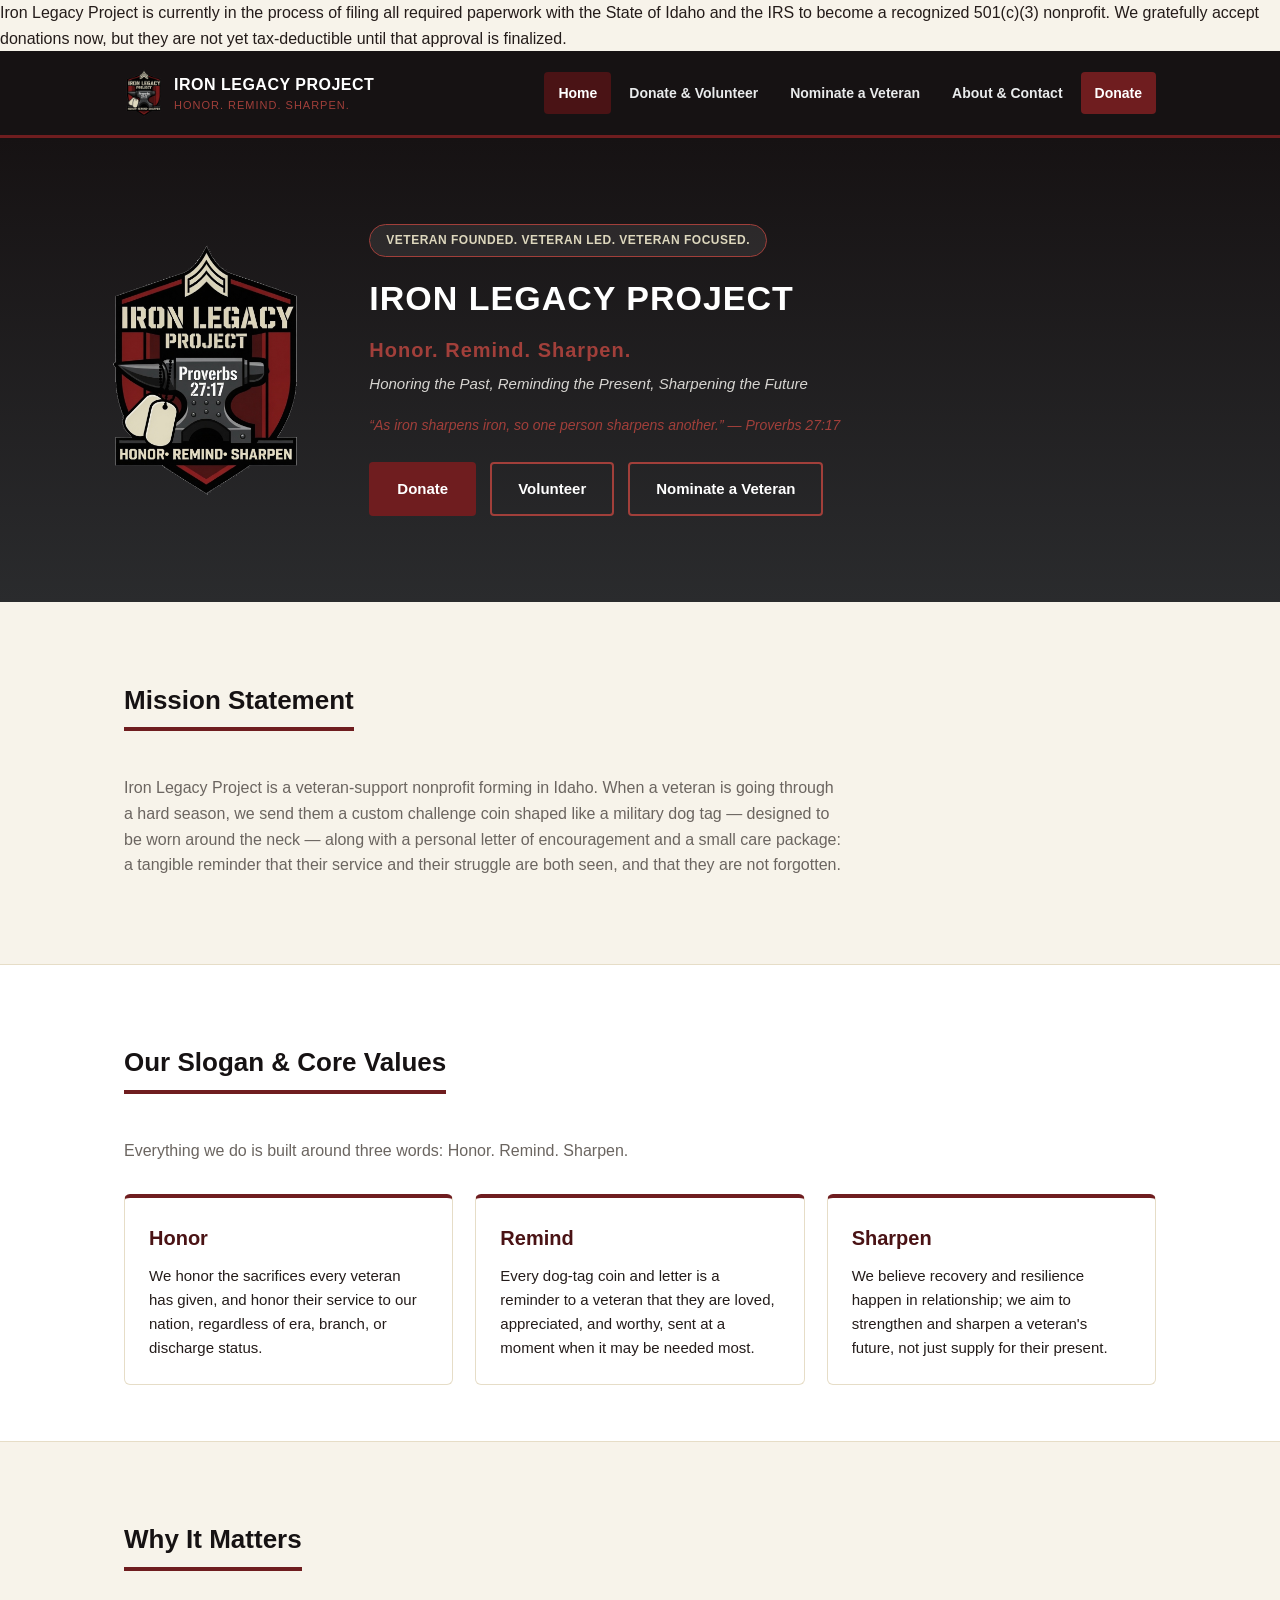
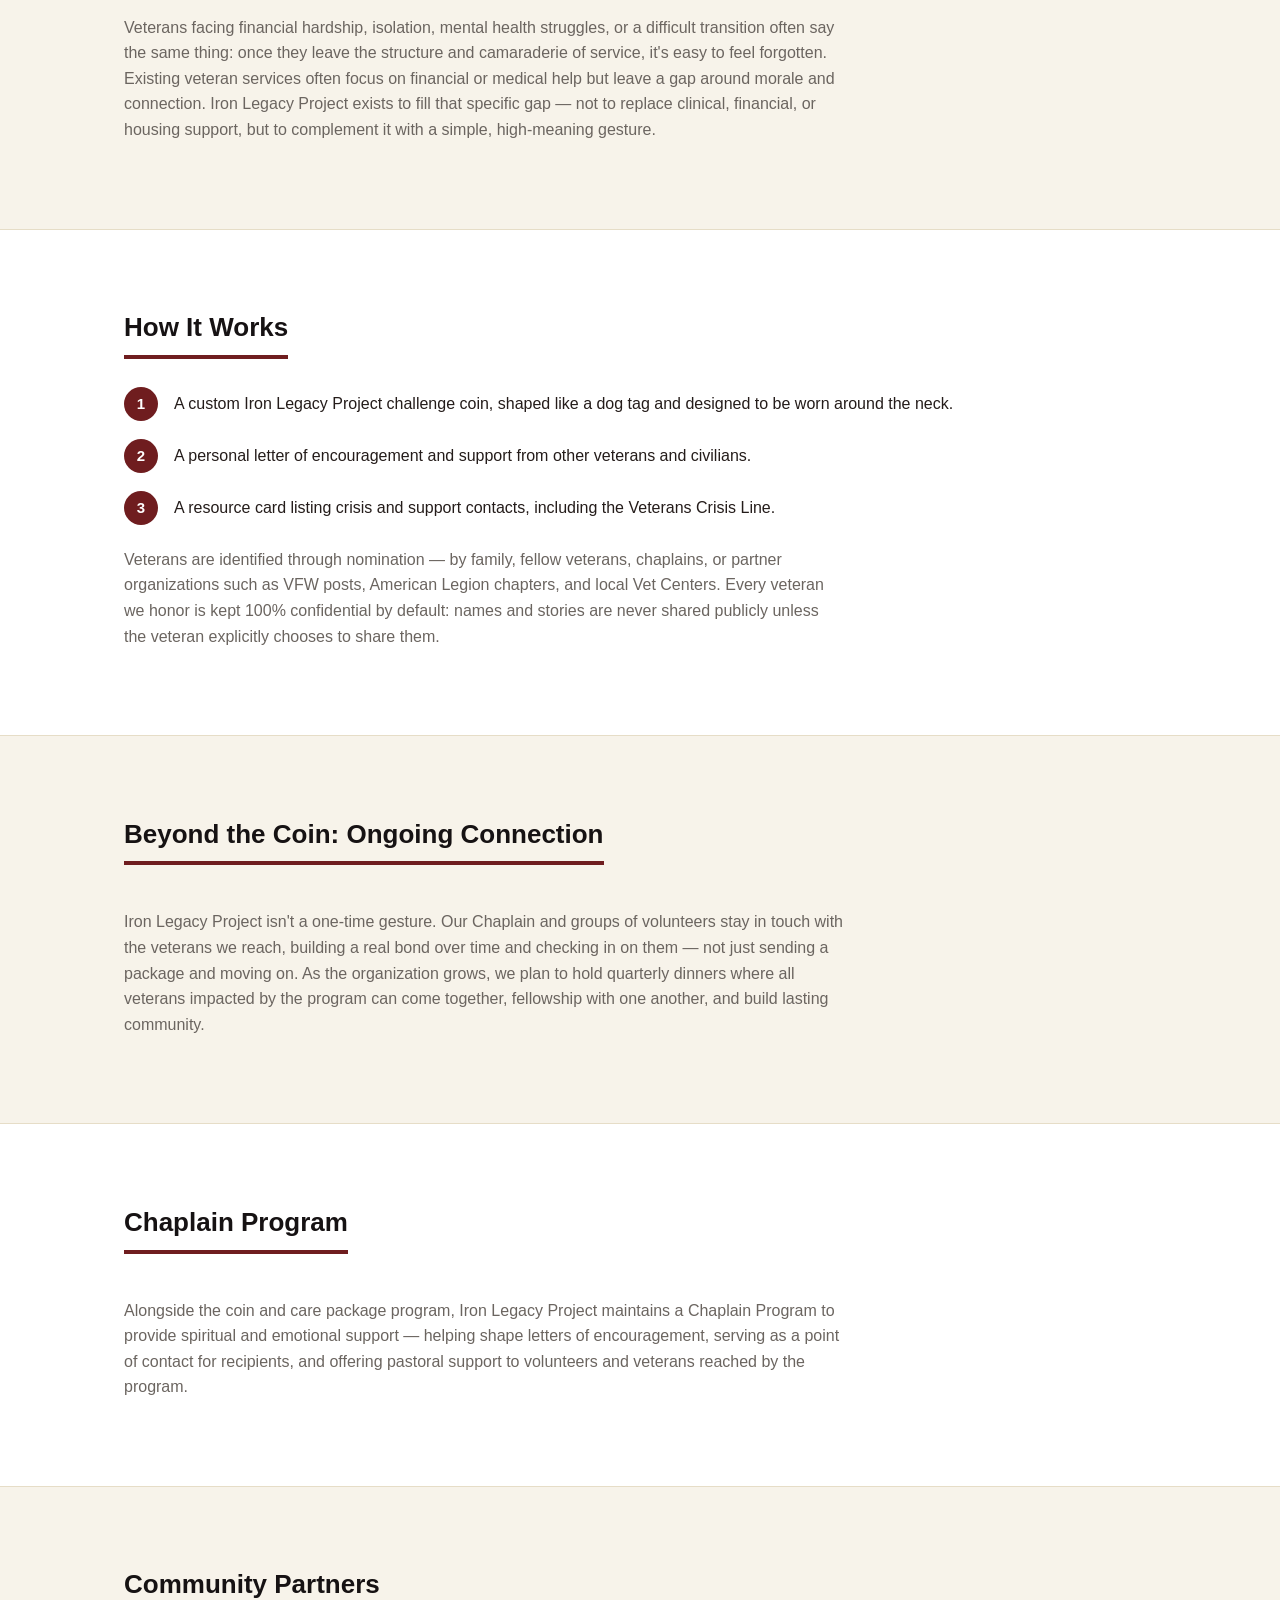
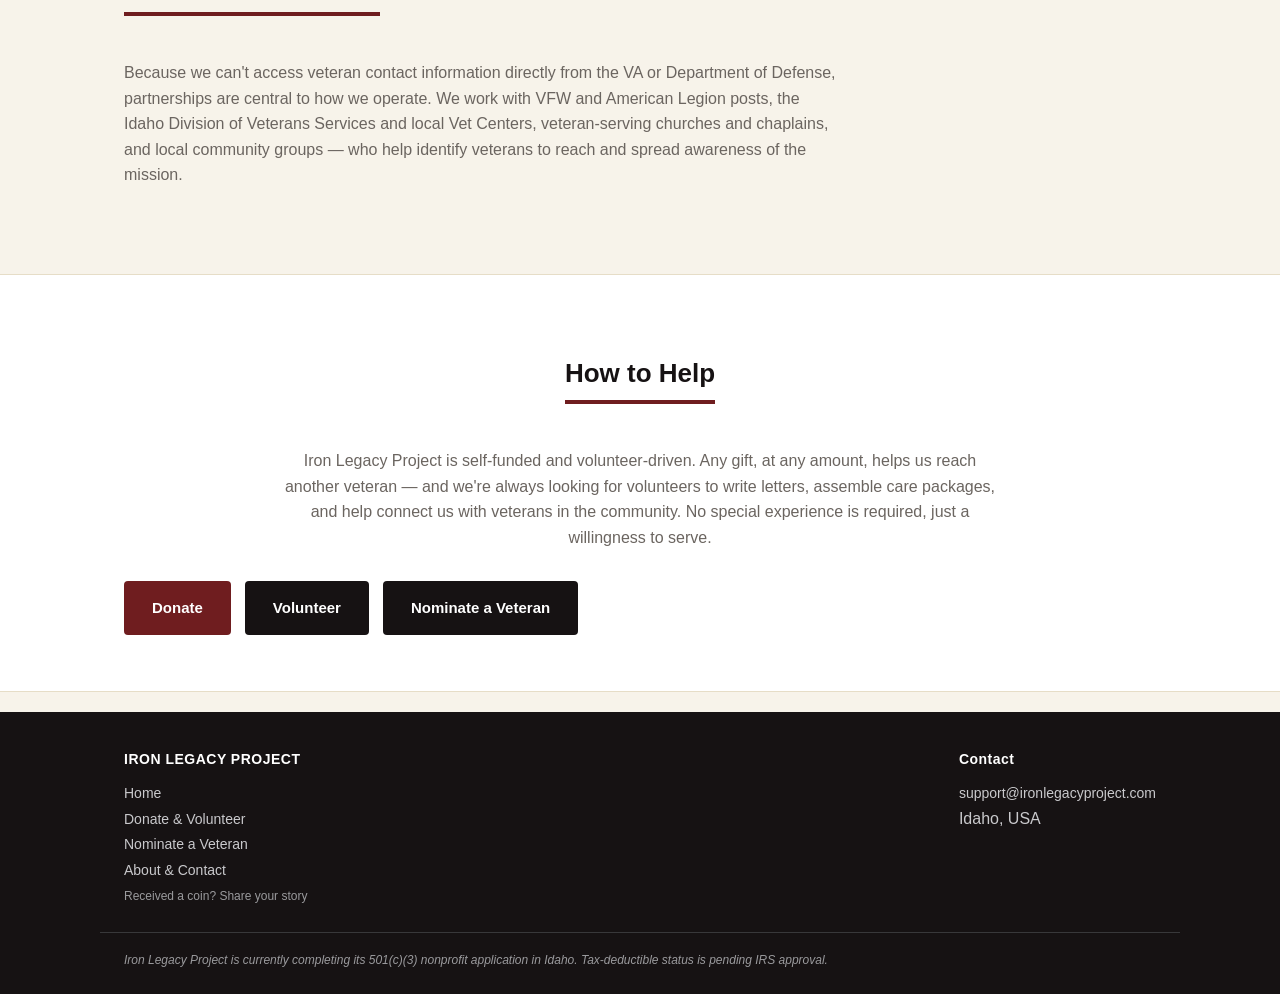
<file: index.html>
<!DOCTYPE html>
<html lang="en">
<head>
<meta charset="UTF-8">
<meta name="viewport" content="width=device-width, initial-scale=1.0">
<title>Iron Legacy Project | Honor. Remind. Sharpen.</title>
<meta name="description" content="Iron Legacy Project is a veteran-support nonprofit forming in Idaho. We send veterans facing hard seasons a dog-tag challenge coin, a personal letter of encouragement, and a care package.">
<link rel="icon" href="assets/logo-dots.png" type="image/png">
<link rel="stylesheet" href="css/styles.css">
</head>
<body>

<div class="notice-banner">
  Iron Legacy Project is currently in the process of filing all required paperwork with the State of Idaho and the IRS to become a recognized 501(c)(3) nonprofit. We gratefully accept donations now, but they are not yet tax-deductible until that approval is finalized.
</div>

<header class="site-header">
  <div class="nav-wrap">
    <a class="brand" href="index.html">
      <img src="assets/logo-dots.png" alt="Iron Legacy Project logo">
      <span class="brand-text">IRON LEGACY PROJECT<small>HONOR. REMIND. SHARPEN.</small></span>
    </a>
    <button class="nav-toggle" aria-label="Toggle menu">&#9776;</button>
    <nav class="main-nav">
      <a href="index.html">Home</a>
      <a href="donate.html">Donate &amp; Volunteer</a>
      <a href="nominate.html">Nominate a Veteran</a>
      <a href="about.html">About &amp; Contact</a>
      <a href="donate.html#donate" class="nav-cta">Donate</a>
    </nav>
  </div>
</header>

<section class="hero">
  <div class="hero-inner">
    <img class="hero-logo" src="assets/logo-dots.png" alt="Iron Legacy Project shield logo">
    <div class="hero-text">
      <div class="hero-badge">Veteran Founded. Veteran Led. Veteran Focused.</div>
      <h1>IRON LEGACY PROJECT</h1>
      <div class="slogan">Honor. Remind. Sharpen.</div>
      <div class="tagline">Honoring the Past, Reminding the Present, Sharpening the Future</div>
      <div class="verse">&ldquo;As iron sharpens iron, so one person sharpens another.&rdquo; &mdash; Proverbs 27:17</div>
      <div class="hero-ctas">
        <a class="btn btn-primary" href="donate.html#donate">Donate</a>
        <a class="btn btn-outline" href="donate.html#volunteer">Volunteer</a>
        <a class="btn btn-outline" href="nominate.html">Nominate a Veteran</a>
      </div>
    </div>
  </div>
</section>

<section>
  <div class="container">
    <h2 class="section-title">Mission Statement</h2>
    <p class="section-intro">
      Iron Legacy Project is a veteran-support nonprofit forming in Idaho. When a veteran is going
      through a hard season, we send them a custom challenge coin shaped like a military dog tag &mdash;
      designed to be worn around the neck &mdash; along with a personal letter of encouragement and a small
      care package: a tangible reminder that their service and their struggle are both seen, and that
      they are not forgotten.
    </p>
  </div>
</section>

<section class="alt">
  <div class="container">
    <h2 class="section-title">Our Slogan &amp; Core Values</h2>
    <p class="section-intro">Everything we do is built around three words: Honor. Remind. Sharpen.</p>
    <div class="values-grid">
      <div class="value-card">
        <h3>Honor</h3>
        <p>We honor the sacrifices every veteran has given, and honor their service to our nation,
          regardless of era, branch, or discharge status.</p>
      </div>
      <div class="value-card">
        <h3>Remind</h3>
        <p>Every dog-tag coin and letter is a reminder to a veteran that they are loved, appreciated,
          and worthy, sent at a moment when it may be needed most.</p>
      </div>
      <div class="value-card">
        <h3>Sharpen</h3>
        <p>We believe recovery and resilience happen in relationship; we aim to strengthen and sharpen
          a veteran's future, not just supply for their present.</p>
      </div>
    </div>
  </div>
</section>

<section>
  <div class="container">
    <h2 class="section-title">Why It Matters</h2>
    <p class="section-intro">
      Veterans facing financial hardship, isolation, mental health struggles, or a difficult transition
      often say the same thing: once they leave the structure and camaraderie of service, it's easy to
      feel forgotten. Existing veteran services often focus on financial or medical help but leave a gap
      around morale and connection. Iron Legacy Project exists to fill that specific gap &mdash; not to
      replace clinical, financial, or housing support, but to complement it with a simple, high-meaning
      gesture.
    </p>
  </div>
</section>

<section class="alt">
  <div class="container">
    <h2 class="section-title">How It Works</h2>
    <ul class="steps">
      <li>
        <div class="step-num">1</div>
        <p>A custom Iron Legacy Project challenge coin, shaped like a dog tag and designed to be worn
          around the neck.</p>
      </li>
      <li>
        <div class="step-num">2</div>
        <p>A personal letter of encouragement and support from other veterans and civilians.</p>
      </li>
      <li>
        <div class="step-num">3</div>
        <p>A resource card listing crisis and support contacts, including the Veterans Crisis Line.</p>
      </li>
    </ul>
    <p class="section-intro" style="margin-top:22px;">
      Veterans are identified through nomination &mdash; by family, fellow veterans, chaplains, or partner
      organizations such as VFW posts, American Legion chapters, and local Vet Centers. Every veteran we
      honor is kept 100% confidential by default: names and stories are never shared publicly unless the
      veteran explicitly chooses to share them.
    </p>
  </div>
</section>

<section>
  <div class="container">
    <h2 class="section-title">Beyond the Coin: Ongoing Connection</h2>
    <p class="section-intro">
      Iron Legacy Project isn't a one-time gesture. Our Chaplain and groups of volunteers stay in touch
      with the veterans we reach, building a real bond over time and checking in on them &mdash; not just
      sending a package and moving on. As the organization grows, we plan to hold quarterly dinners where
      all veterans impacted by the program can come together, fellowship with one another, and build
      lasting community.
    </p>
  </div>
</section>

<section class="alt">
  <div class="container">
    <h2 class="section-title">Chaplain Program</h2>
    <p class="section-intro">
      Alongside the coin and care package program, Iron Legacy Project maintains a Chaplain Program to
      provide spiritual and emotional support &mdash; helping shape letters of encouragement, serving as a
      point of contact for recipients, and offering pastoral support to volunteers and veterans reached
      by the program.
    </p>
  </div>
</section>

<section>
  <div class="container">
    <h2 class="section-title">Community Partners</h2>
    <p class="section-intro">
      Because we can't access veteran contact information directly from the VA or Department of Defense,
      partnerships are central to how we operate. We work with VFW and American Legion posts, the Idaho
      Division of Veterans Services and local Vet Centers, veteran-serving churches and chaplains, and
      local community groups &mdash; who help identify veterans to reach and spread awareness of the
      mission.
    </p>
  </div>
</section>

<section class="alt">
  <div class="container" style="text-align:center;">
    <h2 class="section-title">How to Help</h2>
    <p class="section-intro" style="margin-left:auto;margin-right:auto;">
      Iron Legacy Project is self-funded and volunteer-driven. Any gift, at any amount, helps us reach
      another veteran &mdash; and we're always looking for volunteers to write letters, assemble care
      packages, and help connect us with veterans in the community. No special experience is required,
      just a willingness to serve.
    </p>
    <div class="hero-ctas" style="margin-top:10px;">
      <a class="btn btn-primary" href="donate.html#donate">Donate</a>
      <a class="btn btn-dark" href="donate.html#volunteer">Volunteer</a>
      <a class="btn btn-dark" href="nominate.html">Nominate a Veteran</a>
    </div>
  </div>
</section>

<footer class="site-footer">
  <div class="container footer-inner">
    <div>
      <h4>IRON LEGACY PROJECT</h4>
      <a href="index.html">Home</a><br>
      <a href="donate.html">Donate &amp; Volunteer</a><br>
      <a href="nominate.html">Nominate a Veteran</a><br>
      <a href="about.html">About &amp; Contact</a><br>
      <a href="share.html" style="font-size:12px;color:#9a9a9d;">Received a coin? Share your story</a>
    </div>
    <div>
      <h4>Contact</h4>
      <a href="mailto:support@ironlegacyproject.com">support@ironlegacyproject.com</a><br>
      Idaho, USA
    </div>
  </div>
  <div class="container disclaimer">
    Iron Legacy Project is currently completing its 501(c)(3) nonprofit application in Idaho. Tax-deductible status is pending IRS approval.
  </div>
</footer>

<script src="js/main.js?v=2"></script>
</body>
</html>
</file>
<file: css/styles.css>
:root{
  --dark:#161213;
  --iron:#3a3f44;
  --iron-light:#5b6268;
  --rust-dark:#4a1315;
  --rust:#6f1d1f;
  --rust-light:#a13f3a;
  --spark:#ddd7bd;
  --bg:#f7f3ea;
  --card:#ffffff;
  --border:#e6ddc7;
  --text:#241c1a;
  --muted:#6b6560;
  --maxw:1080px;
}

*{box-sizing:border-box;}
html{scroll-behavior:smooth;}
body{
  margin:0;
  font-family:Arial, Helvetica, sans-serif;
  color:var(--text);
  background:var(--bg);
  line-height:1.6;
}
a{color:var(--rust-dark);}
img{max-width:100%;display:block;}

.container{max-width:var(--maxw);margin:0 auto;padding:0 24px;}

/* Header */
header.site-header{
  background:var(--dark);
  color:#fff;
  position:sticky;
  top:0;
  z-index:50;
  border-bottom:3px solid var(--rust);
}
.nav-wrap{
  display:flex;
  align-items:center;
  justify-content:space-between;
  max-width:var(--maxw);
  margin:0 auto;
  padding:12px 24px;
  position:relative;
}
.brand{
  display:flex;
  align-items:center;
  gap:10px;
  text-decoration:none;
  color:#fff;
}
.brand img{width:auto;height:60px;}
.brand-text{
  font-weight:800;
  letter-spacing:0.5px;
  font-size:16px;
  color:#fff;
}
.brand-text small{
  display:block;
  font-weight:400;
  font-size:11px;
  color:var(--rust-light);
  letter-spacing:1px;
}
nav.main-nav{display:flex;gap:4px;align-items:center;}
nav.main-nav a{
  color:#e9ebec;
  text-decoration:none;
  font-size:14px;
  font-weight:600;
  padding:10px 14px;
  border-radius:4px;
}
nav.main-nav a:hover,nav.main-nav a.active{
  background:var(--rust-dark);
  color:#fff;
}
.nav-cta{
  background:var(--rust)!important;
  color:#fff!important;
}
.nav-toggle{
  display:none;
  background:none;
  border:none;
  color:#fff;
  font-size:24px;
  cursor:pointer;
}

@media (max-width:760px){
  nav.main-nav{
    display:none;
    position:absolute;
    top:100%;
    left:0;
    right:0;
    background:var(--dark);
    flex-direction:column;
    padding:8px;
    border-top:1px solid var(--rust-dark);
  }
  nav.main-nav.open{display:flex;}
  .nav-toggle{display:block;}
}

/* Hero */
.hero{
  background:linear-gradient(180deg, var(--dark) 0%, #2a2b2d 100%);
  color:#fff;
  padding:72px 24px;
}
.hero-inner{
  max-width:var(--maxw);
  margin:0 auto;
  display:flex;
  align-items:center;
  gap:56px;
}
.hero img.hero-logo{width:auto;height:320px;flex:0 0 auto;margin:0;}
.hero-text{flex:1 1 auto;text-align:left;}
.hero-badge{
  display:inline-block;
  color:var(--spark);
  background:rgba(255,255,255,0.08);
  border:1px solid var(--rust-light);
  border-radius:20px;
  padding:6px 16px;
  font-size:12px;
  font-weight:700;
  letter-spacing:0.5px;
  text-transform:uppercase;
  margin-bottom:14px;
}
.hero h1{
  font-size:34px;
  margin:0 0 8px;
  letter-spacing:1px;
}
.hero .slogan{
  color:var(--rust-light);
  font-weight:800;
  font-size:20px;
  margin:6px 0;
  letter-spacing:1px;
}
.hero .tagline{
  font-style:italic;
  color:#d7d5d1;
  margin:6px 0 18px;
  font-size:15px;
}
.hero .verse{
  font-style:italic;
  color:var(--rust-light);
  font-size:14px;
  max-width:520px;
  margin:0;
}
@media (max-width:820px){
  .hero-inner{flex-direction:column;text-align:center;gap:24px;}
  .hero img.hero-logo{height:240px;}
  .hero-text{text-align:center;}
  .hero .verse{margin:0 auto;}
  .hero-ctas{justify-content:center;}
}
.hero-ctas{
  margin-top:26px;
  display:flex;
  gap:14px;
  justify-content:flex-start;
  flex-wrap:wrap;
}

/* Buttons */
.btn{
  display:inline-block;
  padding:13px 26px;
  border-radius:4px;
  font-weight:700;
  font-size:15px;
  text-decoration:none;
  border:2px solid transparent;
  cursor:pointer;
}
.btn-primary{background:var(--rust);color:#fff;}
.btn-primary:hover{background:var(--rust-dark);}
.btn-outline{background:transparent;color:#fff;border-color:var(--rust-light);}
.btn-outline:hover{background:rgba(255,255,255,0.08);}
.btn-dark{background:var(--dark);color:#fff;}
.btn-dark:hover{background:#000;}
.btn-block{width:100%;text-align:center;}

/* Sections */
section{padding:56px 0;}
section.alt{background:var(--card);border-top:1px solid var(--border);border-bottom:1px solid var(--border);}
h2.section-title{
  font-size:26px;
  color:var(--dark);
  border-bottom:4px solid var(--rust);
  display:inline-block;
  padding-bottom:6px;
  margin-bottom:28px;
}
.section-intro{
  color:var(--muted);
  max-width:720px;
  margin-bottom:30px;
}

/* Values grid */
.values-grid{
  display:grid;
  grid-template-columns:repeat(3,1fr);
  gap:22px;
}
@media (max-width:760px){.values-grid{grid-template-columns:1fr;}}
.value-card{
  background:var(--card);
  border:1px solid var(--border);
  border-top:4px solid var(--rust);
  border-radius:6px;
  padding:24px;
}
.value-card h3{
  margin:0 0 10px;
  color:var(--rust-dark);
  font-size:20px;
}
.value-card p{margin:0;color:var(--text);font-size:15px;}

/* Programs / how it works */
.steps{list-style:none;margin:0;padding:0;}
.steps li{
  display:flex;
  gap:16px;
  margin-bottom:18px;
  align-items:flex-start;
}
.step-num{
  flex:0 0 auto;
  width:34px;
  height:34px;
  border-radius:50%;
  background:var(--rust);
  color:#fff;
  display:flex;
  align-items:center;
  justify-content:center;
  font-weight:800;
  font-size:15px;
}
.steps p{margin:4px 0 0;}

/* Cards / CTA blocks */
.cta-grid{
  display:grid;
  grid-template-columns:1fr 1fr;
  gap:24px;
}
@media (max-width:760px){.cta-grid{grid-template-columns:1fr;}}
.cta-card{
  background:var(--card);
  border:1px solid var(--border);
  border-radius:8px;
  padding:32px;
  text-align:center;
}
.cta-card h3{color:var(--dark);font-size:22px;margin-top:0;}
.cta-card p{color:var(--muted);}

/* Forms */
form.stack{max-width:640px;}
.form-row{margin-bottom:18px;}
.form-row label{
  display:block;
  font-weight:700;
  font-size:14px;
  margin-bottom:6px;
  color:var(--dark);
}
.form-row .hint{
  font-weight:400;
  color:var(--muted);
  font-size:12px;
}
.form-row input,.form-row textarea,.form-row select{
  width:100%;
  padding:11px 12px;
  border:1px solid #cfc7ba;
  border-radius:4px;
  font-family:inherit;
  font-size:14px;
  background:#fff;
}
.form-row textarea{resize:vertical;min-height:110px;}
.consent-row .consent-label{
  display:flex;
  align-items:flex-start;
  gap:10px;
  font-weight:400;
  cursor:pointer;
}
.consent-row input[type="checkbox"]{
  width:auto;
  margin-top:3px;
  flex:0 0 auto;
  cursor:pointer;
}
.consent-row span{font-size:14px;color:var(--text);}
.form-note{
  background:#fbf3e8;
  border:1px solid #eadcc4;
  border-left:4px solid var(--rust);
  padding:14px 16px;
  border-radius:4px;
  font-size:14px;
  color:#5a4a33;
  margin-bottom:26px;
}
#form-status{
  margin-top:14px;
  font-weight:700;
  font-size:14px;
}
#form-status.ok{color:#2e7d32;}
#form-status.err{color:#b3261e;}

/* Founder / about */
.founder-wrap{
  display:flex;
  gap:32px;
  align-items:flex-start;
  flex-wrap:wrap;
}
.founder-photo{
  flex:0 0 220px;
  width:220px;
  height:220px;
  border-radius:8px;
  object-fit:cover;
  border:3px solid var(--rust);
  background:#ddd;
}
.founder-text{flex:1 1 320px;}

.contact-list{list-style:none;padding:0;margin:20px 0 0;}
.contact-list li{margin-bottom:10px;font-size:15px;}
.contact-list strong{color:var(--dark);}

/* Footer */
footer.site-footer{
  background:var(--dark);
  color:#c9c9cc;
  padding:36px 0 24px;
  margin-top:20px;
}
footer .footer-inner{
  display:flex;
  justify-content:space-between;
  flex-wrap:wrap;
  gap:20px;
}
footer h4{color:#fff;margin:0 0 10px;font-size:14px;letter-spacing:0.5px;}
footer a{color:#c9c9cc;text-decoration:none;font-size:14px;}
footer a:hover{color:var(--rust-light);}
footer .disclaimer{
  margin-top:24px;
  padding-top:18px;
  border-top:1px solid #38383a;
  font-size:12px;
  color:#9a9a9d;
  font-style:italic;
}

.page-hero{
  background:var(--dark);
  color:#fff;
  padding:44px 24px;
  text-align:center;
}
.page-hero h1{margin:0 0 8px;font-size:28px;}
.page-hero p{color:#d7d5d1;margin:0;max-width:560px;margin:0 auto;}
</file>
